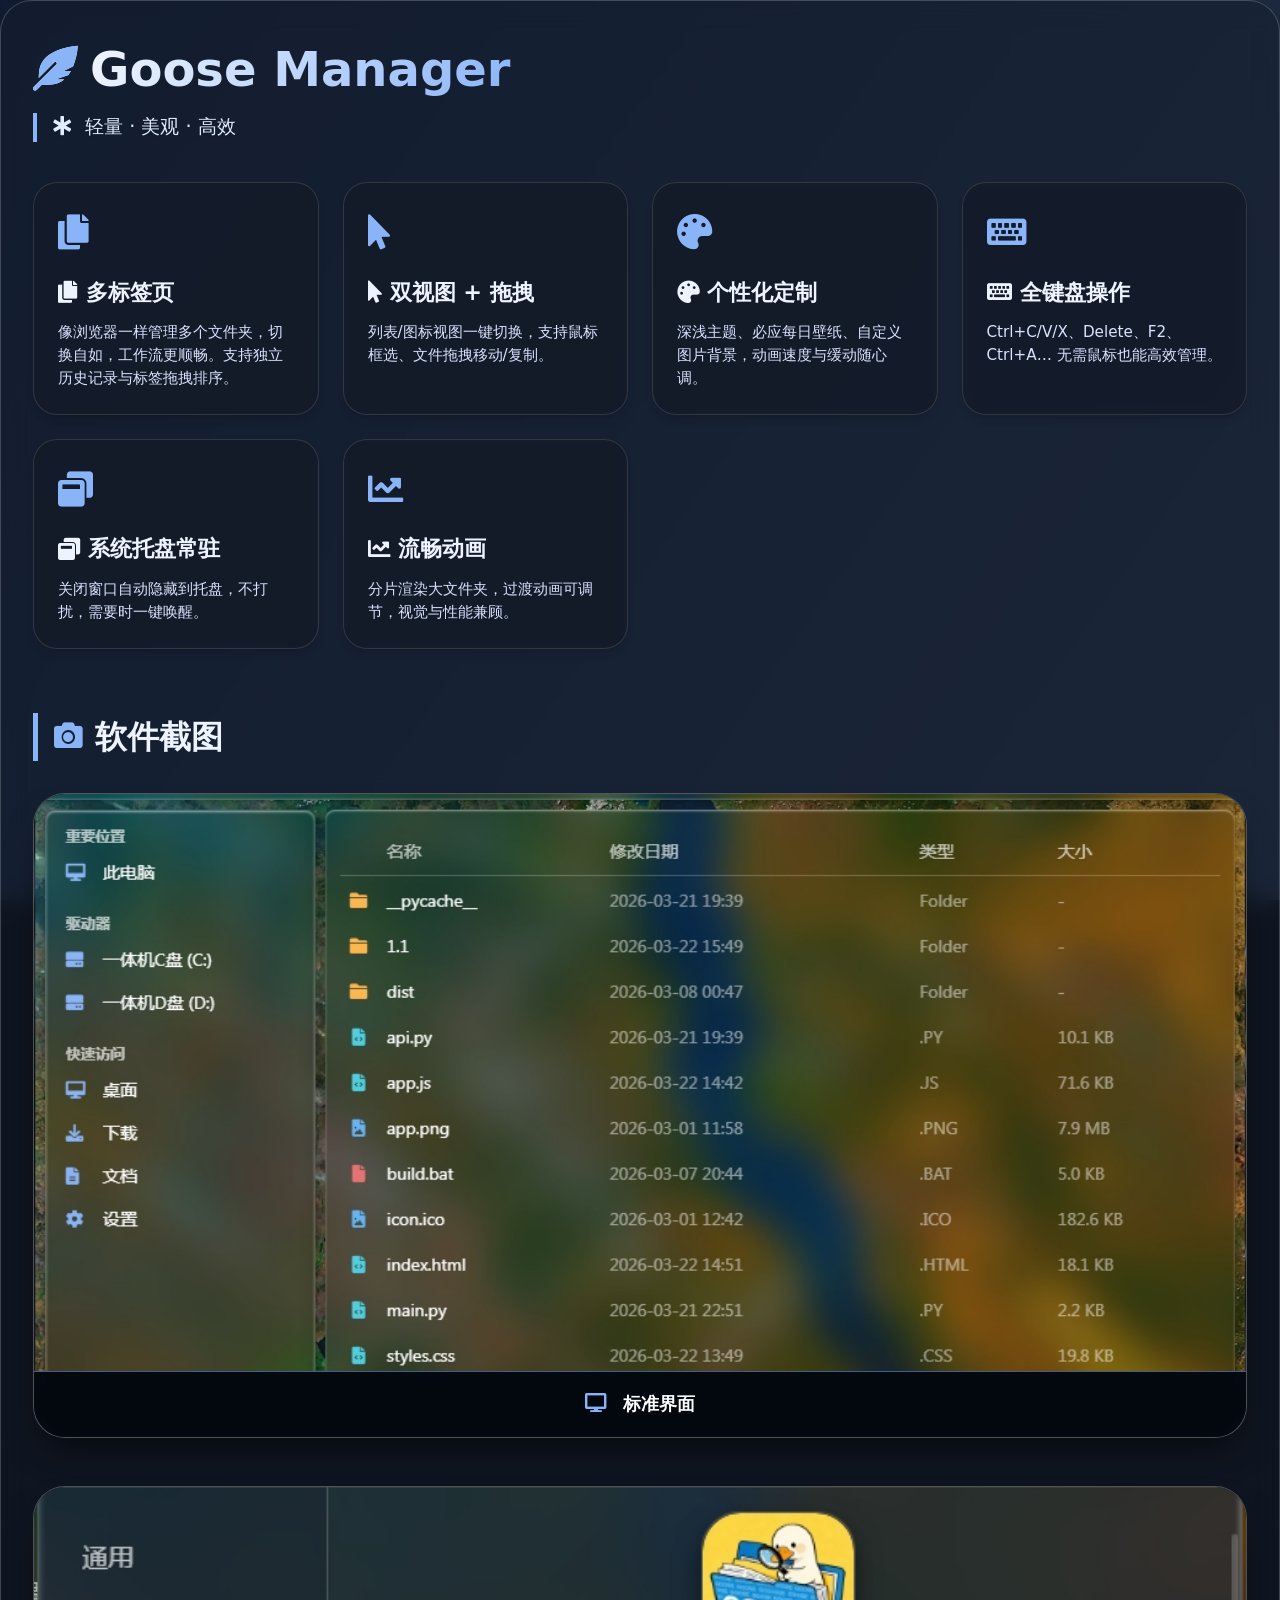
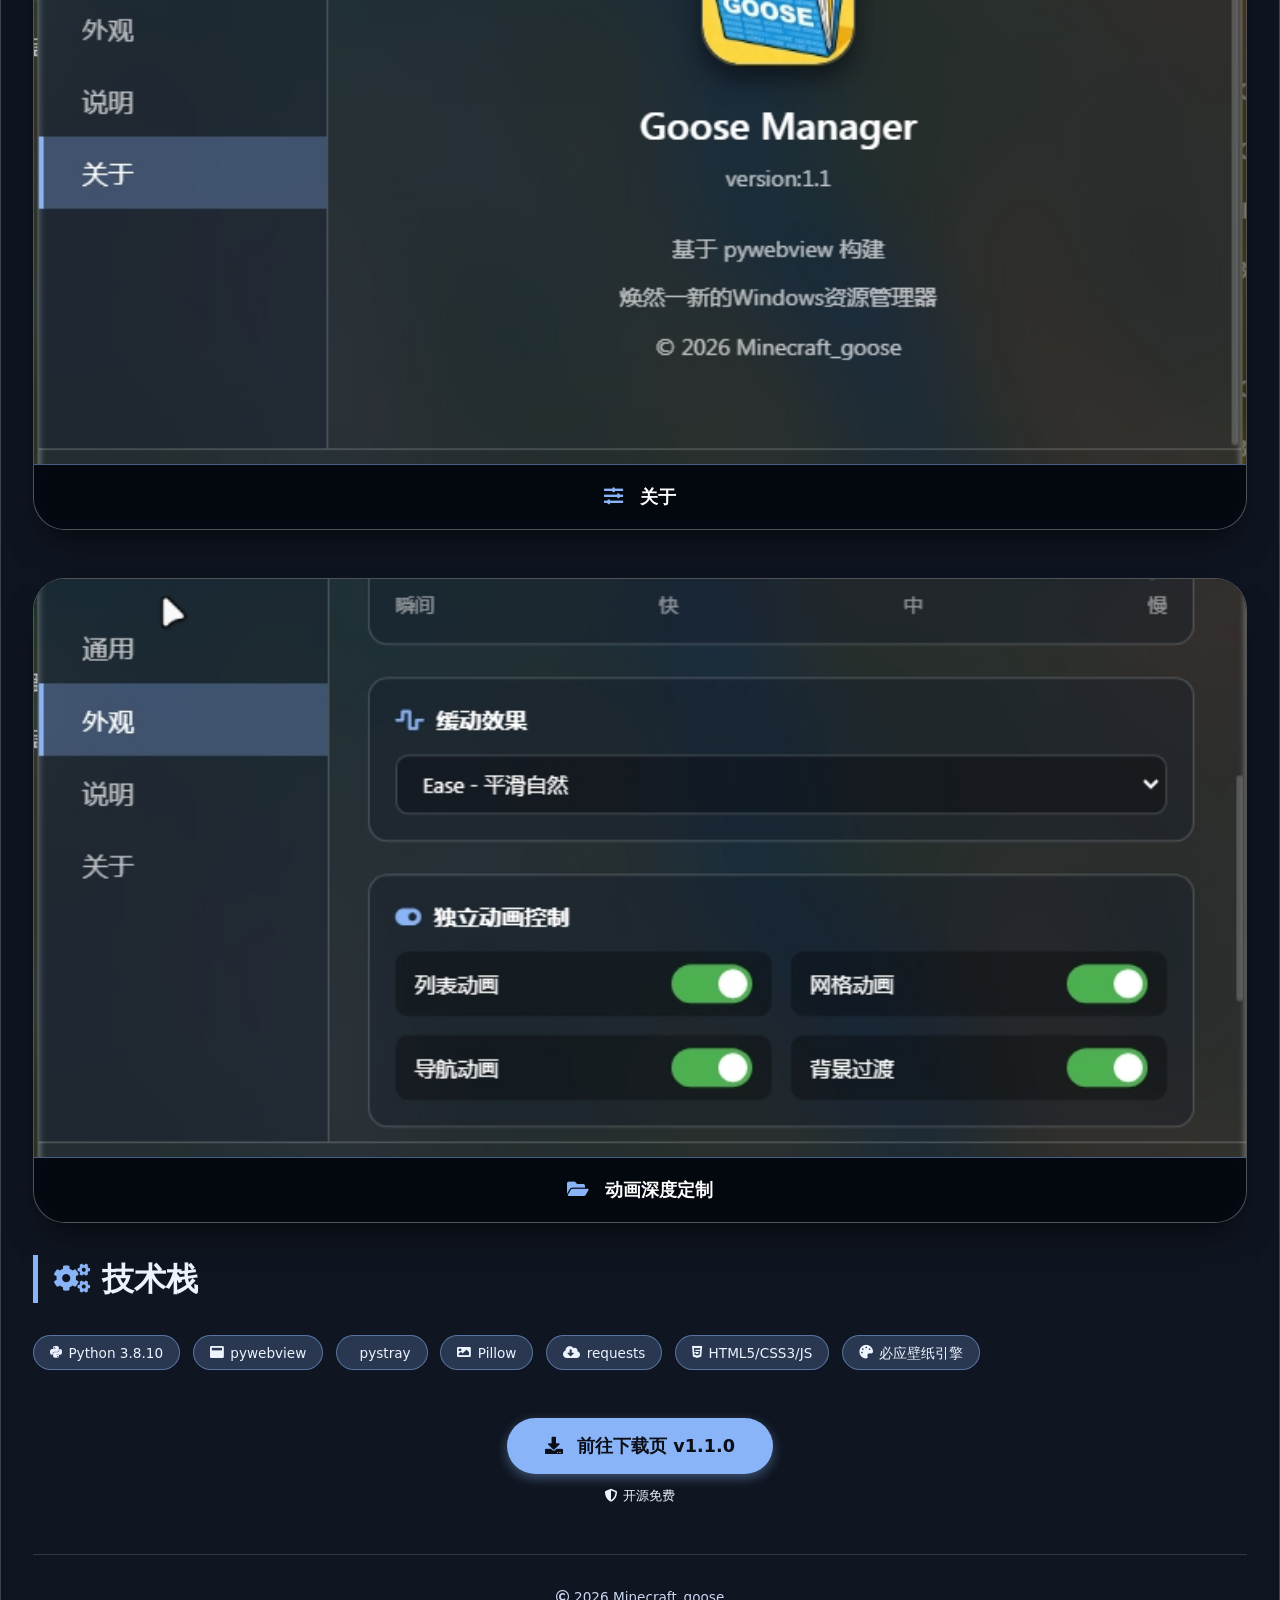
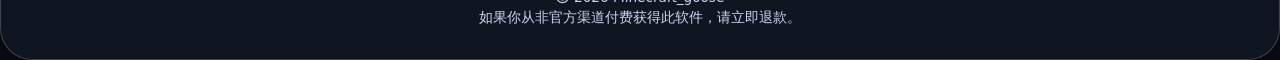
<file: introduce.html>
﻿<!DOCTYPE html>
<html lang="zh-CN">
<head>
    <meta charset="UTF-8">
    <meta name="viewport" content="width=device-width, initial-scale=1.0, user-scalable=yes">
    <title>Goose Manager</title>
     <link rel="icon" href="icon.ico" type="image/x-icon">
    <!-- Font Awesome 5 -->
    <link rel="stylesheet" href="https://cdnjs.cloudflare.com/ajax/libs/font-awesome/5.15.4/css/all.min.css">
    <style>
        * {
            margin: 0;
            padding: 0;
            box-sizing: border-box;
        }

        body {
            font-family: 'Segoe UI', 'Microsoft YaHei', system-ui, -apple-system, BlinkMacSystemFont, Roboto, sans-serif;
            color: #eef4ff;
            line-height: 1.5;
            background-color: #0a0c14;
            min-height: 100vh;
            overflow-x: hidden;
        }

        html {
            overflow-x: hidden;
        }

        /* 动态必应壁纸背景层 */
        #bgLayer {
            position: fixed;
            top: 0;
            left: 0;
            width: 100%;
            height: 100%;
            background-size: cover;
            background-position: center center;
            background-repeat: no-repeat;
            transition: opacity 1.2 ease-in-out;
            opacity: 0;
            z-index: 0;
            filter: brightness(1.2) saturate(1.05);
        }
        #bgLayer.loaded {
            opacity: 1;
        }
        .bg-overlay {
            position: fixed;
            top: 0;
            left: 0;
            width: 100%;
            height: 100%;
            background: rgba(8, 12, 22, 0);
            backdrop-filter: blur(2px);
            z-index: 1;
            pointer-events: none;
        }

        /* 容器 */
        .container {
            position: relative;
            z-index: 2;
            max-width: 1600px;
            margin: 0 auto;
            background: rgba(20, 30, 45, 0.55);
            backdrop-filter: blur(14px);
            border-radius: 2rem;
            padding: 2rem 2rem;
            box-shadow: 0 25px 50px -12px rgba(0, 0, 0, 0.6);
            border: 1px solid rgba(255, 255, 255, 0.2);
            transition: all 0.3 ease;
        }

        h1 {
            font-size: 3rem;
            font-weight: 700;
            background: linear-gradient(120deg, #fff, #8ab4f8);
            background-clip: text;
            -webkit-background-clip: text;
            color: transparent;
            margin-bottom: 0.5rem;
            display: inline-flex;
            align-items: center;
            gap: 0.75rem;
        }

        h1 i {
            font-size: 2.8rem;
            background: none;
            color: #8ab4f8;
        }

        .sub {
            color: #e0edff;
            font-size: 1.2rem;
            margin-bottom: 2rem;
            border-left: 4px solid #8ab4f8;
            padding-left: 1rem;
            text-shadow: 0 1px 2px rgba(0,0,0,0.2);
        }

        .feature-grid {
            display: grid;
            grid-template-columns: repeat(auto-fill, minmax(280px, 1fr));
            gap: 1.5rem;
            margin: 2.5rem 0;
        }

        .feature-card {
            background: rgba(20, 28, 40, 0.7);
            border-radius: 1.5rem;
            padding: 1.5rem;
            backdrop-filter: blur(4px);
            transition: all 0.25 ease;
            border: 1px solid rgba(255, 255, 255, 0.12);
            box-shadow: 0 6px 12px -6px rgba(0,0,0,0.3);
        }

        .feature-card:hover {
            transform: translateY(-4px);
            background: rgba(35, 45, 65, 0.8);
            border-color: rgba(138, 180, 248, 0.6);
        }

        .feature-icon {
            font-size: 2.2rem;
            margin-bottom: 1rem;
            color: #8ab4f8;
            display: inline-block;
        }

        .feature-card h3 {
            font-size: 1.4rem;
            margin-bottom: 0.75rem;
            font-weight: 600;
            display: flex;
            align-items: center;
            gap: 8px;
        }

        .feature-card p {
            color: #d9e3ff;
            font-size: 0.95rem;
        }

        /* ========= 巨幕截图区 ========= */
        .screenshot-section {
            margin: 4rem 0 2rem;
        }

        .section-title {
            font-size: 2rem;
            font-weight: 600;
            margin-bottom: 2rem;
            border-left: 5px solid #8ab4f8;
            padding-left: 1rem;
            display: flex;
            align-items: center;
            gap: 0.75rem;
        }

        .section-title i {
            font-size: 1.8rem;
            color: #8ab4f8;
        }

        .screenshot-grid {
            display: flex;
            flex-direction: column;
            gap: 3rem;
            width: 100%;
        }

        .screenshot-card {
            width: 100%;
            background: rgba(0, 0, 0, 0.6);
            border-radius: 2rem;
            overflow: hidden;
            transition: transform 0.4 cubic-bezier(0.2, 0.9, 0.4, 1.1), box-shadow 0.4 ease;
            border: 1px solid rgba(255, 255, 255, 0.3);
            backdrop-filter: blur(6px);
            box-shadow: 0 20px 35px -12px rgba(0, 0, 0, 0.6);
            opacity: 0;
            transform: translateX(0);
            transition: opacity 0.8 cubic-bezier(0.2, 0.9, 0.3, 1.2), transform 0.8 cubic-bezier(0.2, 0.9, 0.3, 1.2);
        }

        .screenshot-card:nth-child(odd) {
            transform: translateX(-80px);
        }
        .screenshot-card:nth-child(even) {
            transform: translateX(80px);
        }

        @media (min-width: 768px) {
            .screenshot-card:nth-child(odd) {
                transform: translateX(-160px);
            }
            .screenshot-card:nth-child(even) {
                transform: translateX(160px);
            }
        }

        @media (min-width: 1200px) {
            .screenshot-card:nth-child(odd) {
                transform: translateX(-320px);
            }
            .screenshot-card:nth-child(even) {
                transform: translateX(320px);
            }
        }

        @media (min-width: 1800px) {
            .screenshot-card:nth-child(odd) {
                transform: translateX(-520px);
            }
            .screenshot-card:nth-child(even) {
                transform: translateX(520px);
            }
        }

        .screenshot-card.visible {
            opacity: 1;
            transform: translateX(0);
        }
        
        .screenshot-card:hover {
            transform: scale(1.01) translateY(-8px);
            box-shadow: 0 30px 45px -15px black;
            border-color: rgba(138, 180, 248, 0.8);
        }

        .screenshot-card img {
            width: 100%;
            height: auto;
            display: block;
            background: #0f172a;
            object-fit: cover;
            aspect-ratio: 21 / 10; 
            transition: transform 0.5 ease;
        }
        
        .screenshot-card:hover img {
            transform: scale(1.02);
        }

        .caption {
            padding: 1.2rem 1rem;
            text-align: center;
            font-size: 1.1rem;
            font-weight: 600;
            color: #ffffff;
            background: rgba(5, 10, 20, 0.7);
            backdrop-filter: blur(8px);
            border-top: 1px solid rgba(138, 180, 248, 0.5);
        }
        
        .caption i {
            margin-right: 10px;
            color: #8ab4f8;
            font-size: 1.2rem;
        }

        .tech-stack {
            display: flex;
            flex-wrap: wrap;
            gap: 0.8rem;
            margin: 2rem 0;
        }

        .tech-tag {
            background: rgba(138, 180, 248, 0.2);
            border-radius: 2rem;
            padding: 0.4rem 1rem;
            font-size: 0.85rem;
            font-weight: 500;
            border: 1px solid rgba(138, 180, 248, 0.5);
            backdrop-filter: blur(2px);
            display: inline-flex;
            align-items: center;
            gap: 0.4rem;
        }

        .download-btn {
            display: inline-block;
            background: #8ab4f8;
            color: #0b0e16;
            font-weight: 700;
            padding: 0.9rem 2.4rem;
            border-radius: 3rem;
            text-decoration: none;
            transition: all 0.2;
            margin-top: 1rem;
            box-shadow: 0 4px 12px rgba(138, 180, 248, 0.4);
            font-size: 1.1rem;
        }

        .download-btn i {
            margin-right: 0.5rem;
        }

        .download-btn:hover {
            background: #aac6ff;
            transform: translateY(-2px);
            box-shadow: 0 8px 20px rgba(138, 180, 248, 0.6);
        }

        footer {
            margin-top: 3rem;
            text-align: center;
            font-size: 0.85rem;
            color: #cbd5f0;
            border-top: 1px solid rgba(255, 255, 255, 0.15);
            padding-top: 2rem;
        }

        a {
            color: #b6d0ff;
            text-decoration: none;
        }


        @media (max-width: 480px) {
            .container {
                padding: 1rem;
                margin: 0 0.8rem;
            }
            h1 {
                font-size: 2rem;
            }
            .section-title {
                font-size: 1.6rem;
            }
            .screenshot-grid {
                gap: 2rem;
            }
            .screenshot-card:nth-child(odd),
            .screenshot-card:nth-child(even) {
                transform: translateX(-60px);
            }
            .screenshot-card:nth-child(even) {
                transform: translateX(60px);
            }
            .screenshot-card.visible {
                transform: translateX(0);
            }
            .caption {
                font-size: 0.85rem;
            }
            .screenshot-card img {
                aspect-ratio: 4 / 3;
            }
        }

        @media (max-width: 768px) and (min-width: 481px) {
            .screenshot-card:nth-child(odd) {
                transform: translateX(-120px);
            }
            .screenshot-card:nth-child(even) {
                transform: translateX(120px);
            }
            .screenshot-card img {
                aspect-ratio: 16 / 9;
            }
        }

    </style>
</head>
<body>

<div id="bgLayer"></div>
<div class="bg-overlay"></div>

<div class="container">
    <div style="display: flex; justify-content: space-between; align-items: center; flex-wrap: wrap;">
        <h1>
            <i class="fas fa-feather-alt"></i> Goose Manager
        </h1>
    </div>
    <div class="sub">
        <i class="fas fa-star-of-life" style="margin-right: 0.5rem;"></i> 轻量 · 美观 · 高效 
    </div>

    <div class="feature-grid">
        <div class="feature-card">
            <div class="feature-icon"><i class="fas fa-copy"></i></div>
            <h3><i class="fas fa-copy"></i> 多标签页</h3>
            <p>像浏览器一样管理多个文件夹，切换自如，工作流更顺畅。支持独立历史记录与标签拖拽排序。</p>
        </div>
        <div class="feature-card">
            <div class="feature-icon"><i class="fas fa-mouse-pointer"></i></div>
            <h3><i class="fas fa-mouse-pointer"></i> 双视图 + 拖拽</h3>
            <p>列表/图标视图一键切换，支持鼠标框选、文件拖拽移动/复制。</p>
        </div>
        <div class="feature-card">
            <div class="feature-icon"><i class="fas fa-palette"></i></div>
            <h3><i class="fas fa-palette"></i> 个性化定制</h3>
            <p>深浅主题、必应每日壁纸、自定义图片背景，动画速度与缓动随心调。</p>
        </div>
        <div class="feature-card">
            <div class="feature-icon"><i class="fas fa-keyboard"></i></div>
            <h3><i class="fas fa-keyboard"></i> 全键盘操作</h3>
            <p>Ctrl+C/V/X、Delete、F2、Ctrl+A… 无需鼠标也能高效管理。</p>
        </div>
        <div class="feature-card">
            <div class="feature-icon"><i class="fas fa-window-restore"></i></div>
            <h3><i class="fas fa-window-restore"></i> 系统托盘常驻</h3>
            <p>关闭窗口自动隐藏到托盘，不打扰，需要时一键唤醒。</p>
        </div>
        <div class="feature-card">
            <div class="feature-icon"><i class="fas fa-chart-line"></i></div>
            <h3><i class="fas fa-chart-line"></i> 流畅动画</h3>
            <p>分片渲染大文件夹，过渡动画可调节，视觉与性能兼顾。</p>
        </div>
    </div>

    <!-- 巨幕 -->
    <div class="screenshot-section">
        <div class="section-title">
            <i class="fas fa-camera"></i> 软件截图
        </div>
        <div class="screenshot-grid" id="screenshotGrid">
            <div class="screenshot-card" data-scroll-trigger>
                <img src="1.webp" alt="标准界面">
                <div class="caption"><i class="fas fa-desktop"></i> 标准界面</div>
            </div>
            <div class="screenshot-card" data-scroll-trigger>
                <img src="2.webp" alt="关于">
                <div class="caption"><i class="fas fa-sliders-h"></i> 关于</div>
            </div>
            <div class="screenshot-card" data-scroll-trigger>
                <img src="3.webp" alt="动画深度定制">
                <div class="caption"><i class="fas fa-folder-open"></i> 动画深度定制</div>
            </div>
        </div>
    </div>

    <div class="section-title">
        <i class="fas fa-cogs"></i> 技术栈
    </div>
    <div class="tech-stack">
        <span class="tech-tag"><i class="fab fa-python"></i> Python 3.8.10</span>
        <span class="tech-tag"><i class="fas fa-window-maximize"></i> pywebview</span>
        <span class="tech-tag"><i class="fas fa-tray"></i> pystray</span>
        <span class="tech-tag"><i class="fas fa-image"></i> Pillow</span>
        <span class="tech-tag"><i class="fas fa-cloud-download-alt"></i> requests</span>
        <span class="tech-tag"><i class="fab fa-html5"></i> HTML5/CSS3/JS</span>
        <span class="tech-tag"><i class="fas fa-palette"></i> 必应壁纸引擎</span>
    </div>

    <div style="text-align: center;">
        <a href="https://github.com/Minecraftgoose/Goose_Manager/releases/tag/v1.1.0" class="download-btn" target="_blank">
            <i class="fas fa-download"></i> 前往下载页 v1.1.0
        </a>
        <p style="font-size: 0.8rem; margin-top: 0.8rem;"><i class="fas fa-shield-alt"></i> 开源免费</p>
    </div>

    <footer>
        <p><i class="far fa-copyright"></i> 2026 Minecraft_goose </p>
        <p>如果你从非官方渠道付费获得此软件，请立即退款。</p>
    </footer>
</div>

<script>
    (function() {
        // ======================= 必应壁纸动态背景 =======================
        function setBingWallpaper() {
            const bgLayer = document.getElementById('bgLayer');
            if (!bgLayer) return;
            const timestamp = new Date().getTime();
            const wallpaperUrl = `https://bing.img.run/uhd.php?t=${timestamp}`;
            
            const img = new Image();
            img.onload = function() {
                bgLayer.style.backgroundImage = `url('${wallpaperUrl}')`;
                bgLayer.classList.add('loaded');
                bgLayer.style.opacity = '1';
            };
            img.onerror = function() {
                const fallbackUrl = `https://api.yviii.com/bing/uhd.php?t=${timestamp}`;
                const fallbackImg = new Image();
                fallbackImg.onload = function() {
                    bgLayer.style.backgroundImage = `url('${fallbackUrl}')`;
                    bgLayer.classList.add('loaded');
                    bgLayer.style.opacity = '1';
                };
                fallbackImg.onerror = function() {
                    bgLayer.style.backgroundImage = `linear-gradient(125deg, #0f172a, #1e293b)`;
                    bgLayer.classList.add('loaded');
                    bgLayer.style.opacity = '1';
                };
                fallbackImg.src = fallbackUrl;
            };
            img.src = wallpaperUrl;
        }

        if (document.readyState === 'loading') {
            document.addEventListener('DOMContentLoaded', setBingWallpaper);
        } else {
            setBingWallpaper();
        }
        setInterval(setBingWallpaper, 24 * 60 * 60 * 1000);
        
        // ======================= 巨幕图片滚动飞入动画  =======================
        function initScrollFlyIn() {
            const cards = document.querySelectorAll('.screenshot-card');
            if (!cards.length) return;
            
            const observer = new IntersectionObserver((entries) => {
                entries.forEach(entry => {
                    if (entry.isIntersecting) {
                        entry.target.classList.add('visible');
                        observer.unobserve(entry.target);
                    }
                });
            }, { 
                threshold: 0.2,     
                rootMargin: "0px 0px -20px 0px"
            });
            
            cards.forEach(card => {
                card.classList.remove('visible');
                observer.observe(card);
            });

            setTimeout(() => {
                cards.forEach(card => {
                    const rect = card.getBoundingClientRect();
                    const winHeight = window.innerHeight || document.documentElement.clientHeight;
                    if (rect.top < winHeight - 70 && rect.bottom > 50) {
                        if (!card.classList.contains('visible')) {
                            card.classList.add('visible');
                            observer.unobserve(card);
                        }
                    }
                });
            }, 150);
        }
        
        window.addEventListener('load', () => {
            initScrollFlyIn();
        });

        let scrollTimer = null;
        window.addEventListener('scroll', () => {
            if (scrollTimer) return;
            scrollTimer = requestAnimationFrame(() => {
                const hiddenCards = document.querySelectorAll('.screenshot-card:not(.visible)');
                hiddenCards.forEach(card => {
                    const rect = card.getBoundingClientRect();
                    const winHeight = window.innerHeight || document.documentElement.clientHeight;
                    if (rect.top < winHeight - 50 && rect.bottom > 30) {
                        card.classList.add('visible');
                    }
                });
                scrollTimer = null;
            });
        });
        
        window.addEventListener('resize', () => {
            const hiddenCards = document.querySelectorAll('.screenshot-card:not(.visible)');
            hiddenCards.forEach(card => {
                const rect = card.getBoundingClientRect();
                const winHeight = window.innerHeight || document.documentElement.clientHeight;
                if (rect.top < winHeight - 60 && rect.bottom > 40) {
                    card.classList.add('visible');
                }
            });
        });

    })();
</script>
</body>
</html>
</file>
